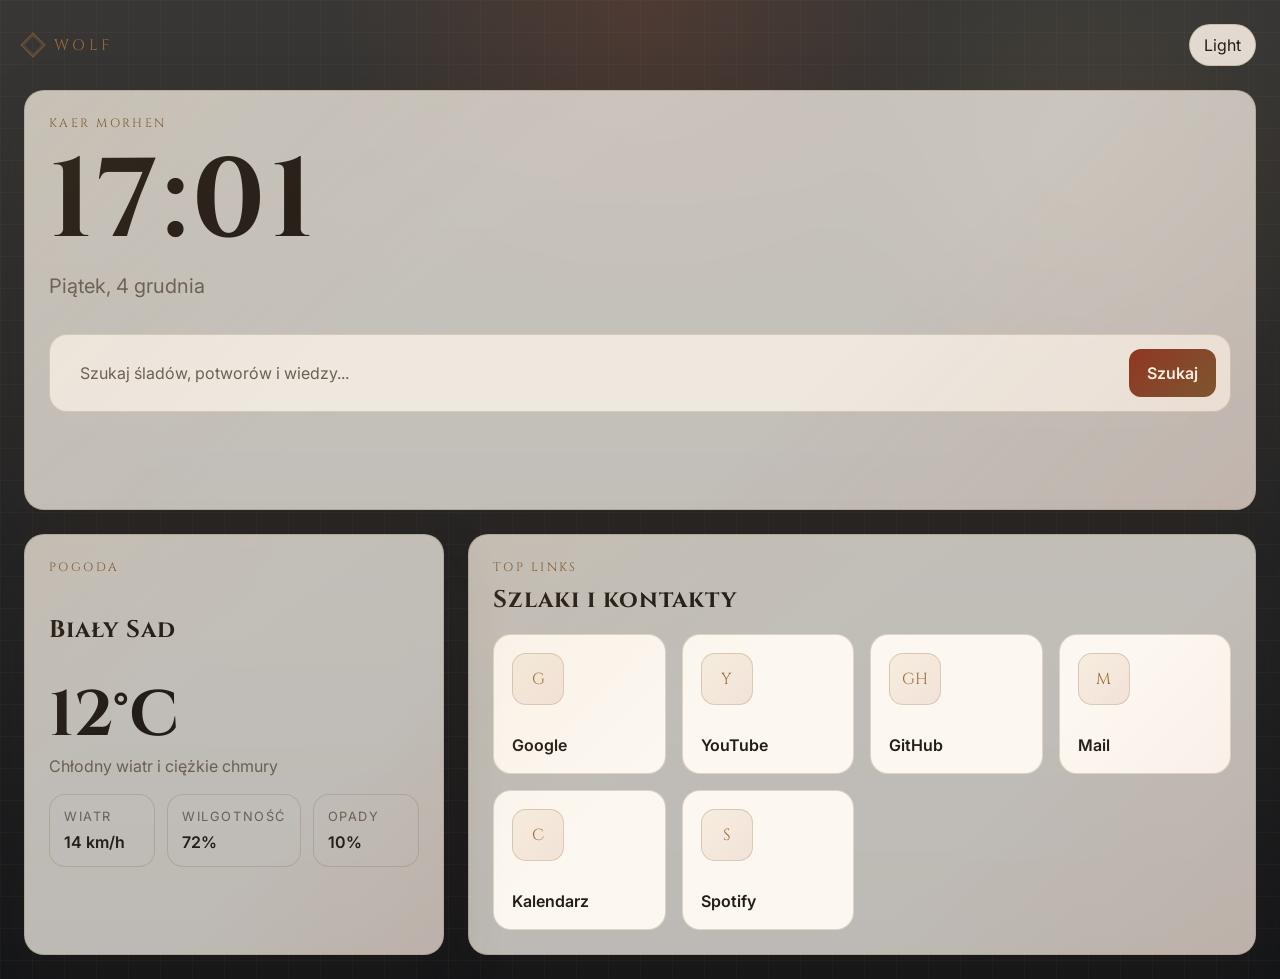
<file: index.html>
<!DOCTYPE html>
<html lang="pl">
<head>
  <meta charset="UTF-8">
  <meta name="viewport" content="width=device-width, initial-scale=1.0">
  <title>New Tab</title>
  <link rel="preconnect" href="https://fonts.googleapis.com">
  <link rel="preconnect" href="https://fonts.gstatic.com" crossorigin>
  <link href="https://fonts.googleapis.com/css2?family=Cinzel:wght@400;500;700&family=Inter:wght@400;500;600&display=swap" rel="stylesheet">
  <link rel="stylesheet" href="styles.css">
</head>
<body class="theme-dark">
  <div class="page-shell">
    <header class="topbar">
      <div class="brand-mark" aria-hidden="true">Wolf</div>
      <button class="theme-toggle" type="button" aria-label="Przełącz motyw">
        <span class="theme-toggle__label">Dark</span>
      </button>
    </header>

    <main class="dashboard">
      <section class="hero-panel">
        <p class="eyebrow">Kaer Morhen</p>
        <h1 class="clock" aria-live="polite" data-clock>00:00</h1>
        <p class="date" aria-live="polite" data-date>Poniedziałek, 1 stycznia</p>

        <form class="search-panel" action="https://www.google.com/search" method="get">
          <label class="sr-only" for="search-input">Szukaj w Google</label>
          <input id="search-input" name="q" type="search" placeholder="Szukaj śladów, potworów i wiedzy..." autocomplete="off">
          <button type="submit">Szukaj</button>
        </form>
      </section>

      <section class="links-panel" aria-labelledby="links-title">
        <div class="section-heading">
          <p class="panel-kicker">Top links</p>
          <h2 id="links-title">Szlaki i kontakty</h2>
        </div>

        <div class="links-grid">
          <a class="link-tile" href="https://www.google.com" target="_blank" rel="noreferrer">
            <span class="link-tile__icon">G</span>
            <span class="link-tile__label">Google</span>
          </a>
          <a class="link-tile" href="https://www.youtube.com" target="_blank" rel="noreferrer">
            <span class="link-tile__icon">Y</span>
            <span class="link-tile__label">YouTube</span>
          </a>
          <a class="link-tile" href="https://github.com" target="_blank" rel="noreferrer">
            <span class="link-tile__icon">GH</span>
            <span class="link-tile__label">GitHub</span>
          </a>
          <a class="link-tile" href="https://mail.google.com" target="_blank" rel="noreferrer">
            <span class="link-tile__icon">M</span>
            <span class="link-tile__label">Mail</span>
          </a>
          <a class="link-tile" href="https://calendar.google.com" target="_blank" rel="noreferrer">
            <span class="link-tile__icon">C</span>
            <span class="link-tile__label">Kalendarz</span>
          </a>
          <a class="link-tile" href="https://open.spotify.com" target="_blank" rel="noreferrer">
            <span class="link-tile__icon">S</span>
            <span class="link-tile__label">Spotify</span>
          </a>
        </div>
      </section>

      <aside class="weather-panel" aria-labelledby="weather-title">
        <p class="panel-kicker">Pogoda</p>
        <h2 id="weather-title" data-weather-location>Biały Sad</h2>
        <div class="weather-main">
          <strong data-weather-temp>12°C</strong>
          <span data-weather-condition>Zachmurzenie umiarkowane</span>
        </div>
        <dl class="weather-stats">
          <div>
            <dt>Wiatr</dt>
            <dd data-weather-wind>14 km/h</dd>
          </div>
          <div>
            <dt>Wilgotność</dt>
            <dd data-weather-humidity>72%</dd>
          </div>
          <div>
            <dt>Opady</dt>
            <dd data-weather-rain>10%</dd>
          </div>
        </dl>
      </aside>
    </main>
  </div>

  <script src="script.js"></script>
</body>
</html>
</file>
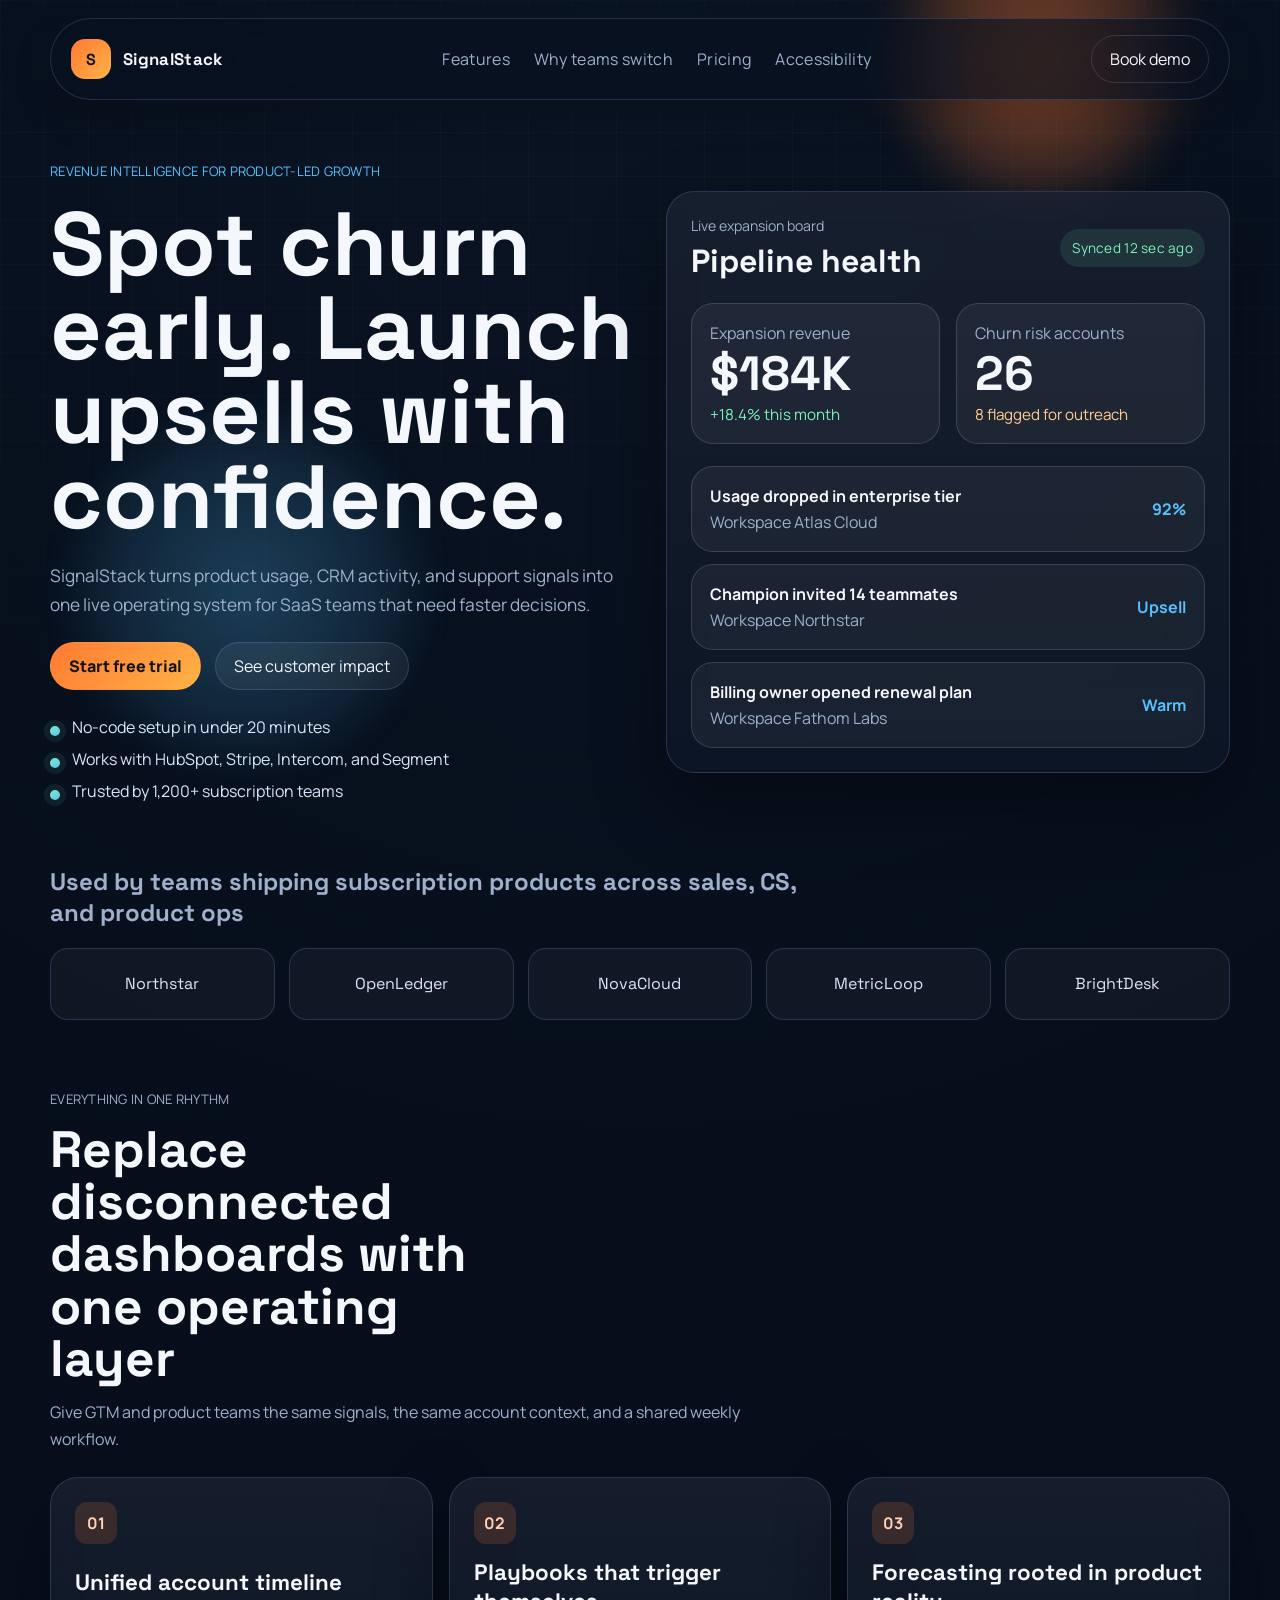
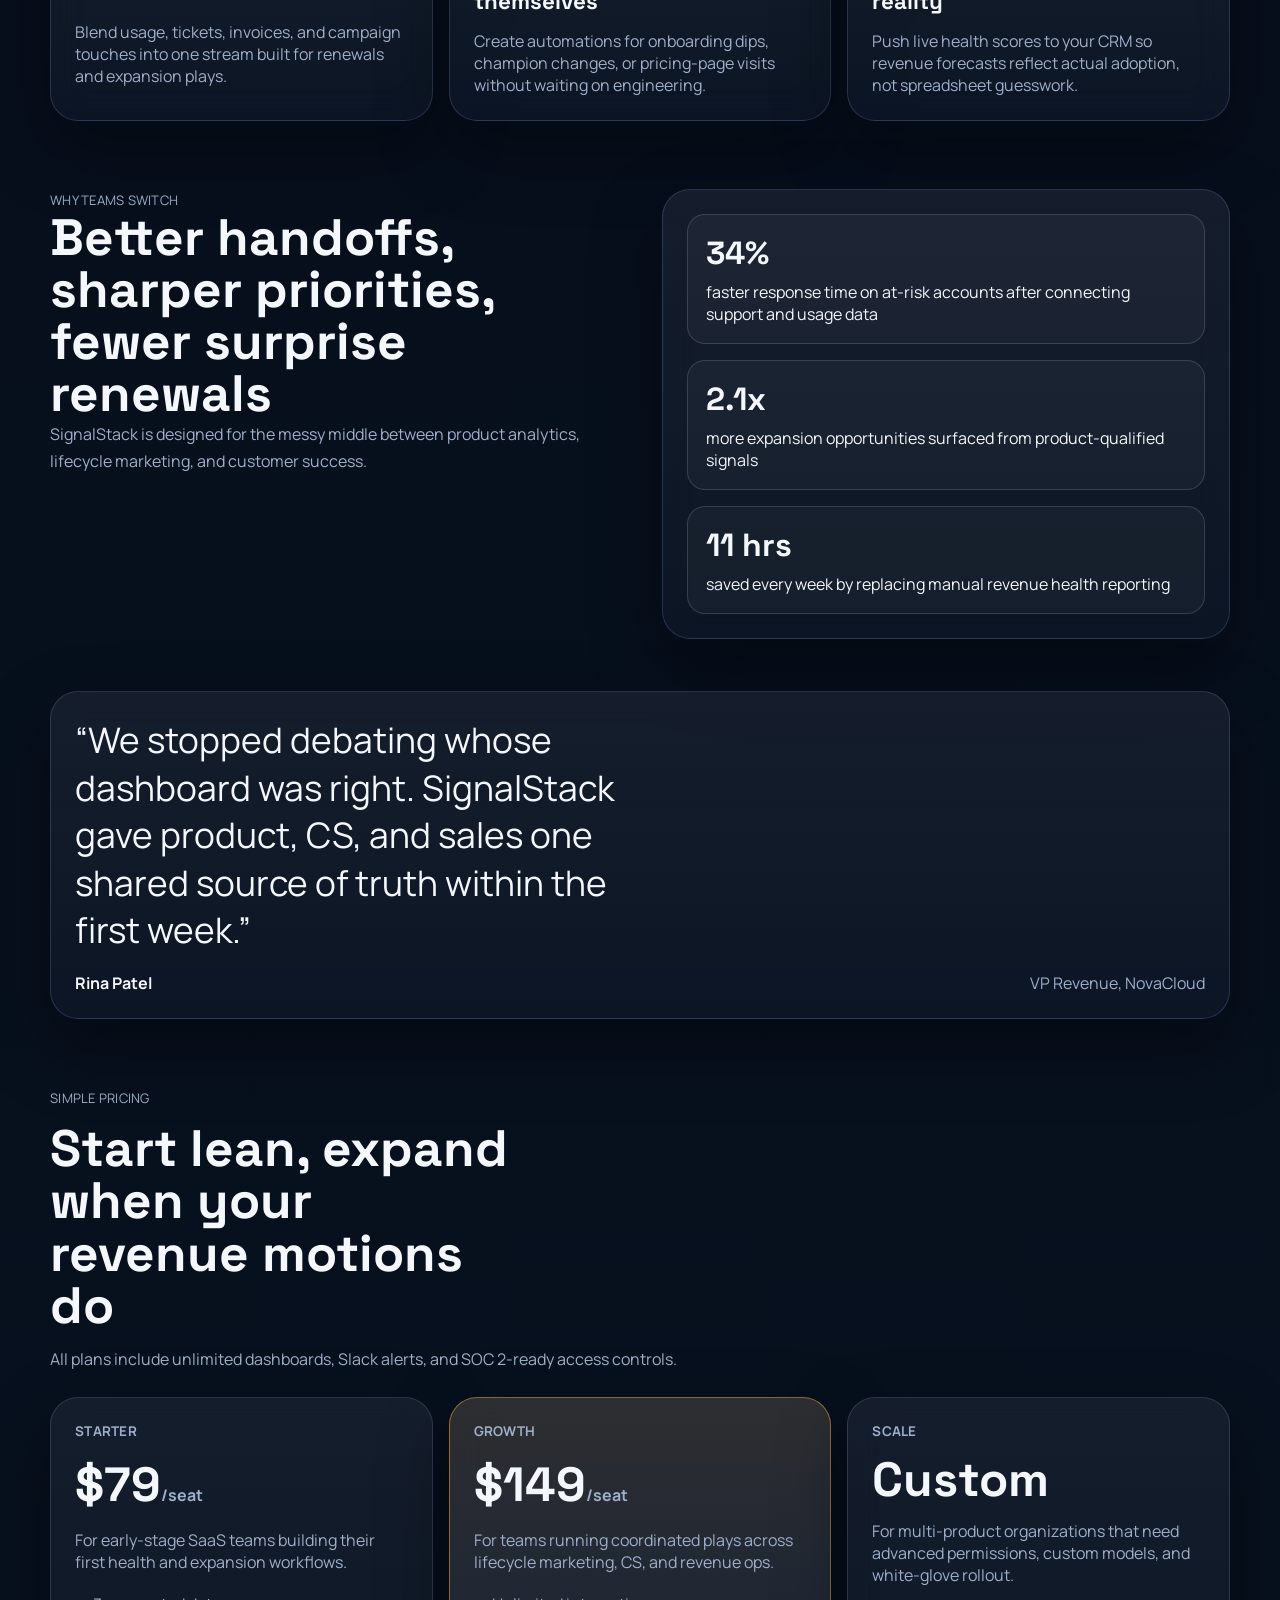
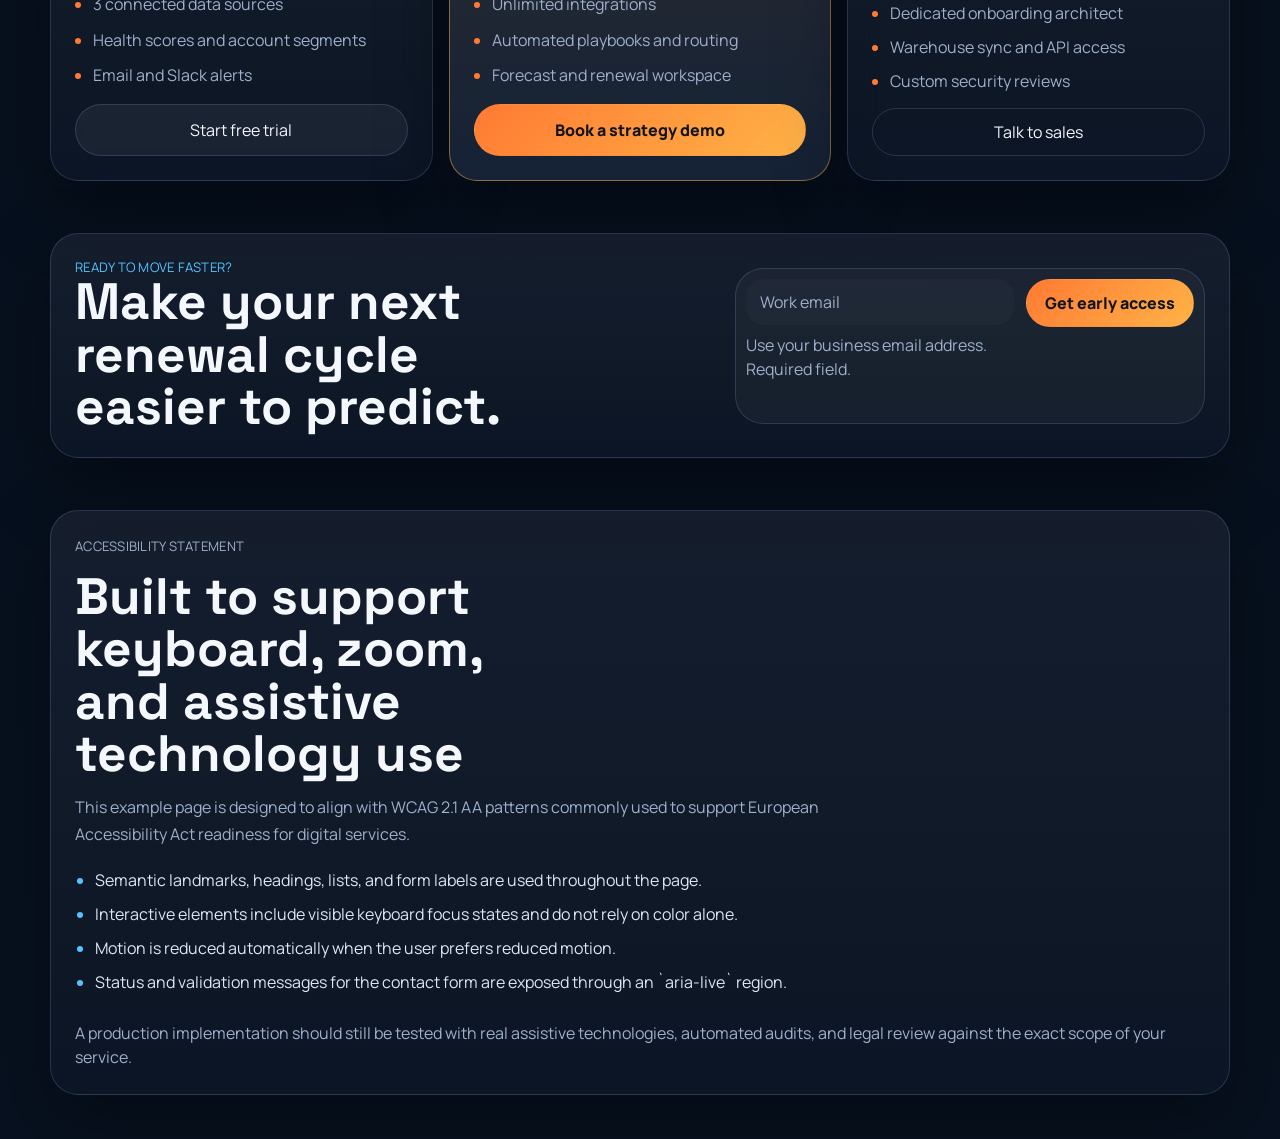
<file: examples/index.html>
<!DOCTYPE html>
<html lang="en">
<head>
  <meta charset="UTF-8">
  <meta name="viewport" content="width=device-width, initial-scale=1.0">
  <title>SignalStack | Revenue Clarity for Modern SaaS Teams</title>
  <meta
    name="description"
    content="SignalStack helps SaaS teams see churn risk, launch campaigns faster, and turn product usage into revenue decisions."
  >
  <link rel="preconnect" href="https://fonts.googleapis.com">
  <link rel="preconnect" href="https://fonts.gstatic.com" crossorigin>
  <link href="https://fonts.googleapis.com/css2?family=Space+Grotesk:wght@500;700&family=Manrope:wght@400;500;600;700;800&display=swap" rel="stylesheet">
  <link rel="stylesheet" href="styles.css">
</head>
<body>
  <a class="skip-link" href="#main-content">Skip to main content</a>
  <div class="page-bg" aria-hidden="true">
    <div class="page-bg__orb page-bg__orb--orange"></div>
    <div class="page-bg__orb page-bg__orb--blue"></div>
    <div class="page-bg__grid"></div>
  </div>

  <header class="site-header">
    <div class="container nav-shell">
      <a class="brand" href="#main-content" aria-label="SignalStack home">
        <span class="brand__mark">S</span>
        <span class="brand__text">SignalStack</span>
      </a>

      <nav class="site-nav" aria-label="Primary">
        <a href="#features">Features</a>
        <a href="#proof">Why teams switch</a>
        <a href="#pricing">Pricing</a>
        <a href="#accessibility">Accessibility</a>
      </nav>

      <a class="button button--ghost" href="#contact">Book demo</a>
    </div>
  </header>

  <main id="main-content" tabindex="-1">
    <section class="hero">
      <div class="container hero__grid">
        <div class="hero__content">
          <p class="eyebrow">Revenue intelligence for product-led growth</p>
          <h1>Spot churn early. Launch upsells with confidence.</h1>
          <p class="hero__lede">
            SignalStack turns product usage, CRM activity, and support signals into one live operating system for SaaS teams that need faster decisions.
          </p>

          <div class="hero__actions">
            <a class="button button--primary" href="#pricing">Start free trial</a>
            <a class="button button--secondary" href="#proof">See customer impact</a>
          </div>

          <ul class="hero__proof" aria-label="Key benefits">
            <li>No-code setup in under 20 minutes</li>
            <li>Works with HubSpot, Stripe, Intercom, and Segment</li>
            <li>Trusted by 1,200+ subscription teams</li>
          </ul>
        </div>

        <section class="hero-card" aria-labelledby="preview-title">
          <div class="hero-card__top">
            <div>
              <p class="hero-card__label">Live expansion board</p>
              <h2 id="preview-title">Pipeline health</h2>
            </div>
            <span class="status-pill" aria-label="Status: data synced 12 seconds ago">Synced 12 sec ago</span>
          </div>

          <div class="hero-card__stats" aria-label="Key performance metrics">
            <article class="metric-card">
              <span class="metric-card__label">Expansion revenue</span>
              <strong>$184K</strong>
              <span class="metric-card__trend metric-card__trend--up">+18.4% this month</span>
            </article>
            <article class="metric-card">
              <span class="metric-card__label">Churn risk accounts</span>
              <strong>26</strong>
              <span class="metric-card__trend metric-card__trend--down">8 flagged for outreach</span>
            </article>
          </div>

          <ul class="signal-list" aria-label="Recent account signals">
            <li class="signal-item">
              <div>
                <p>Usage dropped in enterprise tier</p>
                <span>Workspace Atlas Cloud</span>
              </div>
              <strong>92%</strong>
            </li>
            <li class="signal-item">
              <div>
                <p>Champion invited 14 teammates</p>
                <span>Workspace Northstar</span>
              </div>
              <strong>Upsell</strong>
            </li>
            <li class="signal-item">
              <div>
                <p>Billing owner opened renewal plan</p>
                <span>Workspace Fathom Labs</span>
              </div>
              <strong>Warm</strong>
            </li>
          </ul>
        </section>
      </div>
    </section>

    <section class="logo-strip" aria-labelledby="customer-title">
      <div class="container">
        <h2 class="logo-strip__title" id="customer-title">Used by teams shipping subscription products across sales, CS, and product ops</h2>
        <ul class="logo-strip__grid" aria-label="Example customer names">
          <li><span>Northstar</span></li>
          <li><span>OpenLedger</span></li>
          <li><span>NovaCloud</span></li>
          <li><span>MetricLoop</span></li>
          <li><span>BrightDesk</span></li>
        </ul>
      </div>
    </section>

    <section class="section" id="features">
      <div class="container">
        <div class="section-heading">
          <p class="eyebrow">Everything in one rhythm</p>
          <h2>Replace disconnected dashboards with one operating layer</h2>
          <p>
            Give GTM and product teams the same signals, the same account context, and a shared weekly workflow.
          </p>
        </div>

        <div class="feature-grid">
          <article class="feature-card">
            <span class="feature-card__tag">01</span>
            <h3>Unified account timeline</h3>
            <p>Blend usage, tickets, invoices, and campaign touches into one stream built for renewals and expansion plays.</p>
          </article>
          <article class="feature-card">
            <span class="feature-card__tag">02</span>
            <h3>Playbooks that trigger themselves</h3>
            <p>Create automations for onboarding dips, champion changes, or pricing-page visits without waiting on engineering.</p>
          </article>
          <article class="feature-card">
            <span class="feature-card__tag">03</span>
            <h3>Forecasting rooted in product reality</h3>
            <p>Push live health scores to your CRM so revenue forecasts reflect actual adoption, not spreadsheet guesswork.</p>
          </article>
        </div>
      </div>
    </section>

    <section class="section section--accent" id="proof">
      <div class="container proof-grid">
        <div class="proof-copy">
          <p class="eyebrow">Why teams switch</p>
          <h2>Better handoffs, sharper priorities, fewer surprise renewals</h2>
          <p>
            SignalStack is designed for the messy middle between product analytics, lifecycle marketing, and customer success.
          </p>
        </div>

        <div class="proof-panel">
          <article>
            <strong>34%</strong>
            <p>faster response time on at-risk accounts after connecting support and usage data</p>
          </article>
          <article>
            <strong>2.1x</strong>
            <p>more expansion opportunities surfaced from product-qualified signals</p>
          </article>
          <article>
            <strong>11 hrs</strong>
            <p>saved every week by replacing manual revenue health reporting</p>
          </article>
        </div>
      </div>
    </section>

    <section class="section section--compact">
      <figure class="container testimonial-card">
        <blockquote class="testimonial-card__quote">
          “We stopped debating whose dashboard was right. SignalStack gave product, CS, and sales one shared source of truth within the first week.”
        </blockquote>
        <figcaption class="testimonial-card__meta">
          <strong>Rina Patel</strong>
          <span>VP Revenue, NovaCloud</span>
        </figcaption>
      </figure>
    </section>

    <section class="section" id="pricing">
      <div class="container">
        <div class="section-heading">
          <p class="eyebrow">Simple pricing</p>
          <h2>Start lean, expand when your revenue motions do</h2>
          <p>All plans include unlimited dashboards, Slack alerts, and SOC 2-ready access controls.</p>
        </div>

        <div class="pricing-grid">
          <article class="pricing-card">
            <p class="pricing-card__tier">Starter</p>
            <h3>$79<span>/seat</span></h3>
            <p>For early-stage SaaS teams building their first health and expansion workflows.</p>
            <ul>
              <li>3 connected data sources</li>
              <li>Health scores and account segments</li>
              <li>Email and Slack alerts</li>
            </ul>
            <a class="button button--secondary button--block" href="#contact">Start free trial</a>
          </article>

          <article class="pricing-card pricing-card--featured">
            <p class="pricing-card__tier">Growth</p>
            <h3>$149<span>/seat</span></h3>
            <p>For teams running coordinated plays across lifecycle marketing, CS, and revenue ops.</p>
            <ul>
              <li>Unlimited integrations</li>
              <li>Automated playbooks and routing</li>
              <li>Forecast and renewal workspace</li>
            </ul>
            <a class="button button--primary button--block" href="#contact">Book a strategy demo</a>
          </article>

          <article class="pricing-card">
            <p class="pricing-card__tier">Scale</p>
            <h3>Custom</h3>
            <p>For multi-product organizations that need advanced permissions, custom models, and white-glove rollout.</p>
            <ul>
              <li>Dedicated onboarding architect</li>
              <li>Warehouse sync and API access</li>
              <li>Custom security reviews</li>
            </ul>
            <a class="button button--ghost button--block" href="#contact">Talk to sales</a>
          </article>
        </div>
      </div>
    </section>

    <section class="section section--compact" id="contact" aria-labelledby="contact-title">
      <div class="container cta-banner">
        <div>
          <p class="eyebrow">Ready to move faster?</p>
          <h2 id="contact-title">Make your next renewal cycle easier to predict.</h2>
        </div>
        <form class="cta-form" novalidate aria-describedby="contact-help contact-status">
          <label class="sr-only" for="email">Work email</label>
          <div class="cta-form__field">
            <input
              id="email"
              name="email"
              type="email"
              inputmode="email"
              autocomplete="email"
              placeholder="Work email"
              required
              aria-describedby="contact-help contact-status"
            >
            <p class="cta-form__help" id="contact-help">Use your business email address. Required field.</p>
            <p class="cta-form__status" id="contact-status" aria-live="polite"></p>
          </div>
          <button class="button button--primary" type="submit">Get early access</button>
        </form>
      </div>
    </section>

    <section class="section section--compact" id="accessibility" aria-labelledby="accessibility-title">
      <div class="container accessibility-card">
        <div class="section-heading section-heading--compact">
          <p class="eyebrow">Accessibility statement</p>
          <h2 id="accessibility-title">Built to support keyboard, zoom, and assistive technology use</h2>
          <p>
            This example page is designed to align with WCAG 2.1 AA patterns commonly used to support European Accessibility Act readiness for digital services.
          </p>
        </div>
        <ul class="accessibility-list">
          <li>Semantic landmarks, headings, lists, and form labels are used throughout the page.</li>
          <li>Interactive elements include visible keyboard focus states and do not rely on color alone.</li>
          <li>Motion is reduced automatically when the user prefers reduced motion.</li>
          <li>Status and validation messages for the contact form are exposed through an `aria-live` region.</li>
        </ul>
        <p class="accessibility-note">
          A production implementation should still be tested with real assistive technologies, automated audits, and legal review against the exact scope of your service.
        </p>
      </div>
    </section>
  </main>

  <script src="script.js"></script>
</body>
</html>
</file>
<file: styles.css>
:root {
  color-scheme: dark;
  --bg: #0f1115;
  --bg-elevated: rgba(18, 21, 27, 0.88);
  --panel: rgba(24, 27, 34, 0.72);
  --panel-strong: rgba(27, 31, 38, 0.92);
  --line: rgba(194, 164, 104, 0.24);
  --text: #f3eee2;
  --muted: #b0aa98;
  --accent: #c8a96b;
  --accent-strong: #e1c588;
  --ember: #b44a2d;
  --shadow: 0 24px 70px rgba(0, 0, 0, 0.45);
}

body.theme-light {
  color-scheme: light;
  --bg: #e7ddcd;
  --bg-elevated: rgba(245, 237, 225, 0.9);
  --panel: rgba(255, 250, 241, 0.72);
  --panel-strong: rgba(255, 251, 244, 0.95);
  --line: rgba(122, 87, 37, 0.22);
  --text: #241d17;
  --muted: #6a6054;
  --accent: #7a5730;
  --accent-strong: #9b6c3a;
  --ember: #8e3622;
  --shadow: 0 24px 60px rgba(74, 50, 26, 0.18);
}

*,
*::before,
*::after {
  box-sizing: border-box;
}

body {
  margin: 0;
  min-height: 100vh;
  font-family: "Inter", sans-serif;
  color: var(--text);
  background:
    radial-gradient(circle at top, rgba(180, 74, 45, 0.18), transparent 26%),
    radial-gradient(circle at 85% 18%, rgba(200, 169, 107, 0.12), transparent 18%),
    linear-gradient(180deg, rgba(7, 8, 10, 0.78), rgba(15, 17, 21, 0.98)),
    var(--bg);
  transition: background-color 180ms ease, color 180ms ease;
}

.sr-only {
  position: absolute;
  width: 1px;
  height: 1px;
  padding: 0;
  margin: -1px;
  overflow: hidden;
  clip: rect(0, 0, 0, 0);
  white-space: nowrap;
  border: 0;
}

.page-shell {
  min-height: 100vh;
  padding: 24px;
  background-image:
    linear-gradient(rgba(200, 169, 107, 0.045) 1px, transparent 1px),
    linear-gradient(90deg, rgba(200, 169, 107, 0.045) 1px, transparent 1px);
  background-size: 32px 32px;
}

.topbar {
  display: flex;
  align-items: center;
  justify-content: space-between;
  margin-bottom: 24px;
  gap: 16px;
}

.brand-mark {
  display: inline-flex;
  align-items: center;
  gap: 12px;
  font-family: "Cinzel", serif;
  font-size: 0.95rem;
  letter-spacing: 0.22em;
  text-transform: uppercase;
  color: var(--accent-strong);
}

.brand-mark::before {
  content: "";
  width: 18px;
  height: 18px;
  display: inline-block;
  border: 1px solid var(--accent);
  transform: rotate(45deg);
  box-shadow: inset 0 0 0 2px rgba(200, 169, 107, 0.16);
}

.theme-toggle {
  padding: 10px 14px;
  border: 1px solid var(--line);
  border-radius: 999px;
  background: var(--bg-elevated);
  color: var(--text);
  font: inherit;
  cursor: pointer;
  backdrop-filter: blur(18px);
}

.dashboard {
  display: grid;
  gap: 24px;
  max-width: 1280px;
  margin: 0 auto;
}

.hero-panel,
.weather-panel,
.links-panel {
  padding: 24px;
  border-radius: 20px;
  border: 1px solid var(--line);
  background:
    linear-gradient(145deg, rgba(255, 255, 255, 0.03), transparent 45%),
    var(--panel);
  box-shadow: var(--shadow);
  position: relative;
  overflow: hidden;
  backdrop-filter: blur(18px);
}

.hero-panel::after,
.weather-panel::after,
.links-panel::after {
  content: "";
  position: absolute;
  inset: 0;
  pointer-events: none;
  background: linear-gradient(135deg, rgba(200, 169, 107, 0.09), transparent 35%, transparent 65%, rgba(180, 74, 45, 0.08));
}

.hero-panel {
  display: grid;
  align-content: start;
  gap: 18px;
  min-height: 360px;
}

.eyebrow,
.panel-kicker {
  font-family: "Cinzel", serif;
  text-transform: uppercase;
  letter-spacing: 0.2em;
  color: var(--accent);
  font-size: 0.76rem;
}

.clock {
  font-family: "Cinzel", serif;
  font-size: clamp(4rem, 11vw, 7rem);
  line-height: 0.95;
  letter-spacing: 0.04em;
}

.date {
  font-size: clamp(1rem, 2.6vw, 1.25rem);
  color: var(--muted);
}

.search-panel {
  display: grid;
  grid-template-columns: 1fr auto;
  gap: 12px;
  margin-top: 18px;
  padding: 14px;
  border: 1px solid var(--line);
  border-radius: 18px;
  background: rgba(8, 10, 14, 0.24);
}

body.theme-light .search-panel {
  background: rgba(255, 248, 239, 0.72);
}

.search-panel input,
.search-panel button {
  border: 0;
  border-radius: 12px;
  font: inherit;
}

.search-panel input {
  min-width: 0;
  padding: 14px 16px;
  background: transparent;
  color: var(--text);
}

.search-panel input::placeholder {
  color: var(--muted);
}

.search-panel button {
  padding: 14px 18px;
  background: linear-gradient(135deg, var(--ember), var(--accent));
  color: #fff7e8;
  font-weight: 600;
  cursor: pointer;
}

.weather-panel {
  display: grid;
  gap: 18px;
  align-content: start;
}

.weather-panel h2,
.section-heading h2 {
  font-family: "Cinzel", serif;
  font-weight: 700;
  letter-spacing: 0.04em;
}

.weather-main {
  display: grid;
  gap: 8px;
}

.weather-main strong {
  font-size: clamp(2.6rem, 8vw, 4rem);
  line-height: 1;
  font-family: "Cinzel", serif;
}

.weather-main span {
  color: var(--muted);
}

.clock,
.date,
.eyebrow,
.panel-kicker,
.section-heading h2,
.weather-main,
.weather-stats,
.link-tile,
.theme-toggle,
.brand-mark {
  margin: 0;
}

.links-grid {
  display: grid;
  gap: 16px;
  grid-template-columns: repeat(auto-fit, minmax(140px, 1fr));
}

.links-panel {
  display: grid;
  gap: 18px;
}

.section-heading {
  display: grid;
  gap: 8px;
}

.link-tile {
  display: grid;
  gap: 12px;
  text-decoration: none;
  padding: 18px;
  border-radius: 18px;
  color: var(--text);
  border: 1px solid var(--line);
  background: var(--panel-strong);
  min-height: 140px;
  align-content: space-between;
  transition: transform 180ms ease, border-color 180ms ease, background-color 180ms ease;
}

.link-tile:hover,
.link-tile:focus-visible {
  transform: translateY(-3px);
  border-color: rgba(200, 169, 107, 0.46);
}

.link-tile__icon {
  display: inline-grid;
  place-items: center;
  width: 52px;
  height: 52px;
  border-radius: 14px;
  border: 1px solid var(--line);
  font-family: "Cinzel", serif;
  color: var(--accent-strong);
  background: linear-gradient(135deg, rgba(200, 169, 107, 0.12), rgba(180, 74, 45, 0.12));
}

.link-tile__label {
  font-size: 1rem;
  font-weight: 600;
}

.weather-stats {
  display: grid;
  gap: 12px;
}

.weather-stats div {
  padding: 14px;
  border: 1px solid var(--line);
  border-radius: 16px;
  background: rgba(255, 255, 255, 0.02);
}

.weather-stats dt {
  font-size: 0.8rem;
  text-transform: uppercase;
  letter-spacing: 0.12em;
  color: var(--muted);
  margin-bottom: 8px;
}

.weather-stats dd {
  margin: 0;
  font-size: 1rem;
  font-weight: 600;
}

@media (min-width: 900px) {
  .dashboard {
    grid-template-columns: minmax(280px, 420px) minmax(0, 1fr);
  }

  .hero-panel {
    min-height: 420px;
    grid-column: 1 / -1;
  }

  .links-panel {
    grid-column: 2;
    grid-row: 2;
  }

  .weather-panel {
    grid-column: 1;
    grid-row: 2;
  }

  .weather-stats {
    grid-template-columns: repeat(3, 1fr);
  }
}

@media (max-width: 640px) {
  .page-shell {
    padding: 16px;
  }

  .topbar {
    margin-bottom: 16px;
  }

  .hero-panel,
  .weather-panel,
  .links-panel {
    padding: 18px;
    border-radius: 18px;
  }

  .search-panel {
    grid-template-columns: 1fr;
  }

  .link-tile {
    min-height: 120px;
  }
}
</file>
<file: examples/styles.css>
:root {
  --bg: #07111f;
  --bg-2: #0d1a2c;
  --panel: rgba(10, 20, 36, 0.72);
  --panel-strong: rgba(12, 26, 47, 0.92);
  --card: rgba(255, 255, 255, 0.05);
  --line: rgba(160, 188, 255, 0.18);
  --line-strong: rgba(255, 255, 255, 0.14);
  --text: #f4f7fb;
  --muted: #9eb0cb;
  --accent: #ff7a33;
  --accent-2: #56c2ff;
  --accent-soft: rgba(255, 122, 51, 0.16);
  --success: #7ef0b8;
  --shadow: 0 28px 70px rgba(0, 0, 0, 0.35);
  --radius-xl: 28px;
  --radius-lg: 22px;
  --radius-md: 18px;
  --container: 1180px;
}

*,
*::before,
*::after {
  box-sizing: border-box;
}

html {
  scroll-behavior: smooth;
}

body {
  margin: 0;
  min-height: 100vh;
  font-family: "Manrope", sans-serif;
  color: var(--text);
  background:
    linear-gradient(180deg, rgba(6, 12, 24, 0.68), rgba(7, 17, 31, 0.96)),
    radial-gradient(circle at top, rgba(86, 194, 255, 0.12), transparent 28%),
    var(--bg);
}

.skip-link {
  position: absolute;
  left: 16px;
  top: 16px;
  z-index: 30;
  padding: 12px 16px;
  border-radius: 14px;
  background: #ffffff;
  color: #0d1a2c;
  transform: translateY(-160%);
}

.skip-link:focus-visible {
  transform: translateY(0);
}

a {
  color: inherit;
  text-decoration: none;
}

button,
input {
  font: inherit;
}

a:focus-visible,
button:focus-visible,
input:focus-visible {
  outline: 2px solid rgba(86, 194, 255, 0.9);
  outline-offset: 3px;
}

.sr-only {
  position: absolute;
  width: 1px;
  height: 1px;
  padding: 0;
  margin: -1px;
  overflow: hidden;
  clip: rect(0, 0, 0, 0);
  white-space: nowrap;
  border: 0;
}

.page-bg {
  position: fixed;
  inset: 0;
  overflow: hidden;
  pointer-events: none;
  z-index: -1;
}

.page-bg__orb {
  position: absolute;
  border-radius: 999px;
  filter: blur(24px);
  opacity: 0.9;
}

.page-bg__orb--orange {
  top: -80px;
  right: 8%;
  width: 280px;
  height: 280px;
  background: radial-gradient(circle, rgba(255, 122, 51, 0.55), rgba(255, 122, 51, 0));
}

.page-bg__orb--blue {
  left: 6%;
  top: 420px;
  width: 340px;
  height: 340px;
  background: radial-gradient(circle, rgba(86, 194, 255, 0.3), rgba(86, 194, 255, 0));
}

.page-bg__grid {
  position: absolute;
  inset: 0;
  background-image:
    linear-gradient(rgba(255, 255, 255, 0.035) 1px, transparent 1px),
    linear-gradient(90deg, rgba(255, 255, 255, 0.035) 1px, transparent 1px);
  background-size: 44px 44px;
  mask-image: linear-gradient(180deg, rgba(0, 0, 0, 0.8), transparent);
}

.container {
  width: min(var(--container), calc(100% - 32px));
  margin: 0 auto;
}

.site-header {
  position: sticky;
  top: 0;
  z-index: 10;
  padding: 18px 0;
  backdrop-filter: blur(18px);
}

.nav-shell {
  display: flex;
  align-items: center;
  justify-content: space-between;
  gap: 18px;
  padding: 16px 20px;
  border: 1px solid var(--line);
  border-radius: 999px;
  background: rgba(7, 17, 31, 0.62);
  box-shadow: 0 16px 40px rgba(0, 0, 0, 0.16);
}

.brand {
  display: inline-flex;
  align-items: center;
  gap: 12px;
  min-width: 0;
}

.brand__mark {
  display: grid;
  place-items: center;
  width: 40px;
  height: 40px;
  border-radius: 14px;
  background: linear-gradient(135deg, var(--accent), #ffb347);
  color: #10151f;
  font-family: "Space Grotesk", sans-serif;
  font-weight: 700;
}

.brand__text,
.site-nav a,
.eyebrow,
.status-pill,
.pricing-card__tier,
.feature-card__tag {
  letter-spacing: 0.02em;
}

.brand__text,
h1,
h2,
h3 {
  font-family: "Space Grotesk", sans-serif;
}

.brand__text {
  font-size: 1.05rem;
  font-weight: 700;
}

.site-nav {
  display: flex;
  align-items: center;
  gap: 24px;
  color: var(--muted);
}

.site-nav a {
  transition: color 180ms ease;
}

.site-nav a:hover,
.site-nav a:focus-visible {
  color: var(--text);
}

.button {
  display: inline-flex;
  align-items: center;
  justify-content: center;
  min-height: 48px;
  padding: 12px 18px;
  border-radius: 999px;
  border: 1px solid transparent;
  cursor: pointer;
  transition: transform 180ms ease, border-color 180ms ease, background-color 180ms ease, color 180ms ease;
}

.button:hover,
.button:focus-visible {
  transform: translateY(-1px);
}

.button--primary {
  background: linear-gradient(135deg, var(--accent), #ffb347);
  color: #12151c;
  font-weight: 800;
}

.button--secondary {
  background: rgba(255, 255, 255, 0.06);
  border-color: var(--line);
  color: var(--text);
}

.button--ghost {
  background: transparent;
  border-color: var(--line);
  color: var(--text);
}

.button--block {
  width: 100%;
}

.hero {
  padding: 44px 0 40px;
}

.hero__grid {
  display: grid;
  gap: 28px;
  align-items: center;
}

.hero__content {
  display: grid;
  gap: 22px;
}

.eyebrow {
  margin: 0;
  color: var(--accent-2);
  font-size: 0.82rem;
  text-transform: uppercase;
}

h1,
h2,
h3,
p {
  margin: 0;
}

h1 {
  font-size: clamp(3.4rem, 7vw, 6.5rem);
  line-height: 0.94;
  max-width: 11ch;
}

.hero__lede,
.section-heading p,
.proof-copy p,
.pricing-card p,
.feature-card p,
.testimonial-card__meta span {
  color: var(--muted);
}

.hero__lede {
  max-width: 61ch;
  font-size: 1.08rem;
  line-height: 1.7;
}

.hero__actions {
  display: flex;
  flex-wrap: wrap;
  gap: 14px;
}

.hero__proof {
  display: grid;
  gap: 10px;
  padding: 0;
  margin: 4px 0 0;
  list-style: none;
  color: #d9e6fb;
}

.hero__proof li {
  position: relative;
  padding-left: 22px;
}

.hero__proof li::before {
  content: "";
  position: absolute;
  left: 0;
  top: 10px;
  width: 10px;
  height: 10px;
  border-radius: 999px;
  background: linear-gradient(135deg, var(--success), var(--accent-2));
  box-shadow: 0 0 0 6px rgba(126, 240, 184, 0.08);
}

.hero-card,
.feature-card,
.proof-panel,
.testimonial-card,
.pricing-card,
.cta-banner,
.accessibility-card {
  position: relative;
  border: 1px solid var(--line);
  border-radius: var(--radius-xl);
  background:
    linear-gradient(180deg, rgba(255, 255, 255, 0.05), rgba(255, 255, 255, 0.01)),
    var(--panel);
  box-shadow: var(--shadow);
  backdrop-filter: blur(18px);
}

.hero-card {
  display: grid;
  gap: 22px;
  padding: 24px;
}

.hero-card__top,
.signal-item,
.cta-banner,
.testimonial-card__meta {
  display: flex;
  align-items: center;
  justify-content: space-between;
  gap: 16px;
}

.hero-card__label {
  color: var(--muted);
  font-size: 0.88rem;
  margin-bottom: 6px;
}

.hero-card h2 {
  font-size: 2rem;
}

.status-pill {
  padding: 10px 12px;
  border-radius: 999px;
  background: rgba(126, 240, 184, 0.1);
  color: var(--success);
  font-size: 0.85rem;
  white-space: nowrap;
}

.hero-card__stats,
.feature-grid,
.pricing-grid {
  display: grid;
  gap: 16px;
}

.metric-card,
.signal-item {
  padding: 18px;
  border: 1px solid var(--line-strong);
  border-radius: var(--radius-lg);
  background: var(--card);
}

.metric-card {
  display: grid;
  gap: 6px;
}

.metric-card strong,
.pricing-card h3 {
  font-size: clamp(2.1rem, 4vw, 3rem);
  line-height: 1;
  font-family: "Space Grotesk", sans-serif;
}

.metric-card__label,
.signal-item span,
.pricing-card ul,
.pricing-card h3 span {
  color: var(--muted);
}

.metric-card__trend {
  font-size: 0.95rem;
}

.metric-card__trend--up {
  color: var(--success);
}

.metric-card__trend--down {
  color: #ffcc91;
}

.signal-list {
  display: grid;
  gap: 12px;
  padding: 0;
  margin: 0;
  list-style: none;
}

.signal-item p {
  margin-bottom: 4px;
  font-weight: 700;
}

.signal-item strong {
  color: var(--accent-2);
  white-space: nowrap;
}

.logo-strip,
.section {
  padding: 24px 0 44px;
}

.logo-strip__title,
.section-heading {
  max-width: 760px;
}

.logo-strip__title {
  color: var(--muted);
  margin-bottom: 20px;
}

.logo-strip__grid {
  display: grid;
  grid-template-columns: repeat(5, minmax(0, 1fr));
  gap: 14px;
  padding: 0;
  margin: 0;
  list-style: none;
}

.logo-strip__grid span {
  display: grid;
  place-items: center;
  min-height: 72px;
  padding: 14px;
  border: 1px solid var(--line);
  border-radius: 18px;
  background: rgba(255, 255, 255, 0.04);
  color: #dce6f7;
  font-family: "Space Grotesk", sans-serif;
}

.section-heading {
  display: grid;
  gap: 14px;
  margin-bottom: 24px;
}

.section-heading--compact {
  margin-bottom: 0;
}

.section-heading h2,
.proof-copy h2,
.cta-banner h2 {
  font-size: clamp(2rem, 4vw, 3.5rem);
  line-height: 1.02;
  max-width: 14ch;
}

.section-heading p,
.proof-copy p {
  line-height: 1.7;
}

.feature-grid {
  grid-template-columns: repeat(3, minmax(0, 1fr));
}

.feature-card,
.pricing-card,
.testimonial-card,
.cta-banner {
  padding: 24px;
}

.feature-card {
  display: grid;
  gap: 14px;
}

.feature-card__tag {
  display: inline-flex;
  align-items: center;
  justify-content: center;
  width: 42px;
  height: 42px;
  border-radius: 12px;
  background: var(--accent-soft);
  color: #ffd2b7;
  font-weight: 700;
}

.feature-card h3 {
  font-size: 1.4rem;
}

.section--accent .proof-grid {
  display: grid;
  gap: 20px;
  align-items: start;
}

.proof-panel {
  display: grid;
  gap: 16px;
  padding: 24px;
}

.proof-panel article {
  padding: 18px;
  border-radius: var(--radius-md);
  border: 1px solid var(--line-strong);
  background: rgba(255, 255, 255, 0.04);
}

.proof-panel strong {
  display: inline-block;
  margin-bottom: 8px;
  font-size: 2rem;
  font-family: "Space Grotesk", sans-serif;
}

.section--compact {
  padding-top: 8px;
}

.testimonial-card {
  display: grid;
  gap: 18px;
}

.testimonial-card__quote {
  font-size: clamp(1.4rem, 2.8vw, 2.2rem);
  line-height: 1.35;
  max-width: 28ch;
  margin: 0;
}

.pricing-grid {
  grid-template-columns: repeat(3, minmax(0, 1fr));
  align-items: stretch;
}

.pricing-card {
  display: grid;
  gap: 16px;
}

.pricing-card__tier {
  color: var(--accent-2);
  font-weight: 700;
  text-transform: uppercase;
  font-size: 0.84rem;
}

.pricing-card h3 span {
  font-size: 1rem;
  font-family: "Manrope", sans-serif;
}

.pricing-card ul {
  display: grid;
  gap: 12px;
  padding-left: 18px;
  margin: 0;
}

.pricing-card li::marker {
  color: var(--accent);
}

.pricing-card--featured {
  border-color: rgba(255, 179, 71, 0.48);
  background:
    linear-gradient(180deg, rgba(255, 179, 71, 0.14), rgba(255, 255, 255, 0.04)),
    var(--panel-strong);
  transform: translateY(-10px);
}

.cta-banner {
  gap: 20px;
}

.cta-form {
  display: flex;
  align-items: flex-start;
  gap: 12px;
  width: min(100%, 470px);
  padding: 10px;
  border-radius: 28px;
  border: 1px solid var(--line);
  background: rgba(255, 255, 255, 0.04);
}

.cta-form__field {
  flex: 1;
  min-width: 0;
}

.cta-form input {
  flex: 1;
  width: 100%;
  border: 0;
  border-radius: 18px;
  background: rgba(255, 255, 255, 0.02);
  color: var(--text);
  padding: 12px 14px;
}

.cta-form input::placeholder {
  color: var(--muted);
}

.cta-form input[aria-invalid="true"] {
  box-shadow: inset 0 0 0 1px #ffb38a;
}

.cta-form__help,
.cta-form__status,
.accessibility-note {
  margin-top: 8px;
  color: var(--muted);
  line-height: 1.55;
}

.cta-form__status {
  min-height: 1.4em;
}

.accessibility-card {
  display: grid;
  gap: 20px;
  padding: 24px;
}

.accessibility-list {
  display: grid;
  gap: 12px;
  margin: 0;
  padding-left: 20px;
  color: #dce6f7;
}

.accessibility-list li::marker {
  color: var(--accent-2);
}

.reveal {
  opacity: 0;
  transform: translateY(24px);
  transition: opacity 500ms ease, transform 500ms ease;
}

.reveal.is-visible {
  opacity: 1;
  transform: translateY(0);
}

@media (min-width: 920px) {
  .hero__grid,
  .section--accent .proof-grid {
    grid-template-columns: minmax(0, 1.02fr) minmax(360px, 0.98fr);
  }

  .hero-card__stats {
    grid-template-columns: repeat(2, minmax(0, 1fr));
  }
}

@media (max-width: 919px) {
  .logo-strip__grid,
  .feature-grid,
  .pricing-grid {
    grid-template-columns: 1fr;
  }

  .pricing-card--featured {
    transform: none;
  }

  .cta-banner,
  .hero-card__top,
  .signal-item,
  .testimonial-card__meta {
    align-items: flex-start;
    flex-direction: column;
  }

  .nav-shell,
  .site-nav {
    flex-wrap: wrap;
  }

  .site-nav {
    gap: 14px;
  }
}

@media (max-width: 640px) {
  .container {
    width: min(var(--container), calc(100% - 20px));
  }

  .site-header {
    padding: 12px 0;
  }

  .nav-shell {
    justify-content: flex-start;
    padding: 12px 14px;
    border-radius: 24px;
  }

  .site-nav {
    width: 100%;
    font-size: 0.95rem;
  }

  .hero {
    padding-top: 24px;
  }

  h1 {
    font-size: clamp(2.8rem, 15vw, 4.2rem);
  }

  .hero-card,
  .feature-card,
  .proof-panel,
  .testimonial-card,
  .pricing-card,
  .cta-banner {
    padding: 18px;
    border-radius: 22px;
  }

  .cta-form {
    width: 100%;
    border-radius: 24px;
    flex-direction: column;
    align-items: stretch;
  }

  .cta-form .button {
    width: 100%;
  }
}

@media (prefers-reduced-motion: reduce) {
  html {
    scroll-behavior: auto;
  }

  *,
  *::before,
  *::after {
    animation: none !important;
    transition: none !important;
  }

  .reveal,
  .reveal.is-visible {
    opacity: 1;
    transform: none;
  }
}
</file>
